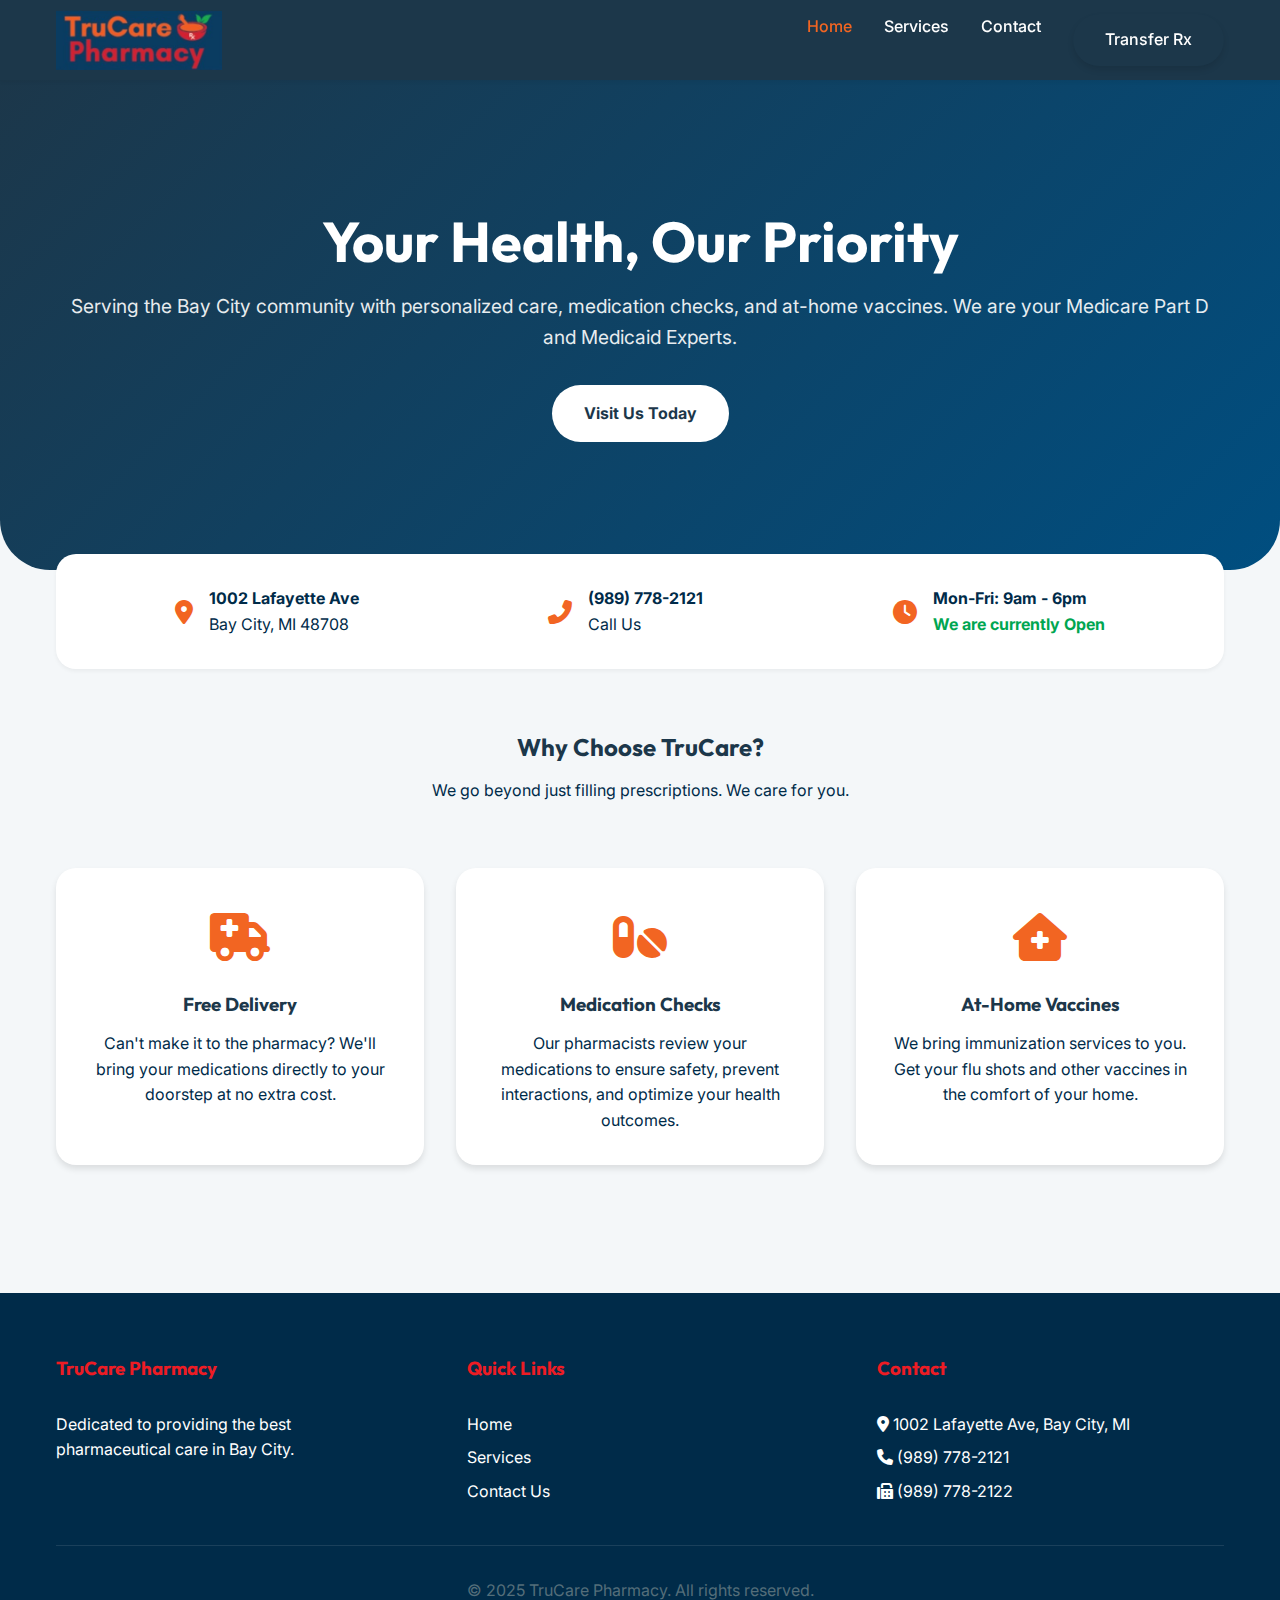
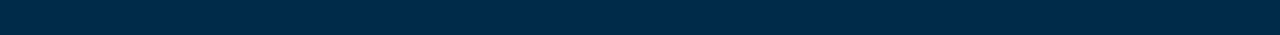
<file: index.html>
<!DOCTYPE html>
<html lang="en">
  <head>
    <meta charset="UTF-8" />
    <meta name="viewport" content="width=device-width, initial-scale=1.0" />
    <title>TruCare Pharmacy | Bay City, MI</title>
    <meta
      name="description"
      content="TruCare Pharmacy in Bay City, MI offers compounding, immunizations, free delivery, and durable medical equipment. Your trusted local pharmacy."
    />

    <!-- Fonts -->
    <link rel="preconnect" href="https://fonts.googleapis.com" />
    <link rel="preconnect" href="https://fonts.gstatic.com" crossorigin />
    <link
      href="https://fonts.googleapis.com/css2?family=Inter:wght@400;500;600&family=Outfit:wght@500;700&display=swap"
      rel="stylesheet"
    />

    <!-- Icons -->
    <link
      rel="stylesheet"
      href="https://cdnjs.cloudflare.com/ajax/libs/font-awesome/6.4.0/css/all.min.css"
    />

    <!-- Styles -->
    <link rel="stylesheet" href="style.css" />
  </head>
  <body>
    <header>
      <div class="container">
        <nav>
          <a href="index.html" class="logo">
            <img src="logo.jpg" alt="TruCare Pharmacy Logo" style="height: 60px;">
          </a>
          <div class="mobile-toggle" id="mobile-toggle">
            <i class="fas fa-bars"></i>
          </div>
          <ul class="nav-links" id="nav-links">
            <li><a href="index.html" class="active">Home</a></li>
            <li><a href="services.html">Services</a></li>
            <li><a href="contact.html">Contact</a></li>
            <li>
              <a href="contact.html" class="btn btn-primary">Transfer Rx</a>
            </li>
          </ul>
        </nav>
      </div>
    </header>

    <main>
      <section class="hero">
        <div class="container">
          <h1>Your Health, Our Priority</h1>
          <p>Serving the Bay City community with personalized care, medication checks, and at-home vaccines. We are your Medicare Part D and Medicaid Experts.</p>
          <a
            href="contact.html"
            class="btn btn-white"
            style="
              background: white;
              color: var(--primary-color);
              font-weight: bold;
              padding: 1rem 2rem;
              border-radius: 50px;
            "
            >Visit Us Today</a
          >
        </div>
      </section>

      <div class="container">
        <div class="info-banner">
          <div class="info-item">
            <i class="fas fa-map-marker-alt"></i>
            <div>
              <strong>1002 Lafayette Ave</strong>
              <br />Bay City, MI 48708
            </div>
          </div>
          <div class="info-item">
            <i class="fas fa-phone-alt"></i>
            <div>
              <strong>(989) 778-2121</strong>
              <br />Call Us
            </div>
          </div>
          <div class="info-item">
            <i class="fas fa-clock"></i>
            <div>
              <strong>Mon-Fri: 9am - 6pm</strong>
              <br /><span
                id="status-indicator"
                style="color: var(--success); font-weight: bold"
                >Checking status...</span
              >
            </div>
          </div>
        </div>
      </div>

      <section class="container" style="margin-bottom: var(--spacing-xl)">
        <div style="text-align: center; margin-bottom: var(--spacing-lg)">
          <h2>Why Choose TruCare?</h2>
          <p>We go beyond just filling prescriptions. We care for you.</p>
        </div>

        <div class="features">
          <div class="card">
            <div class="card-icon"><i class="fas fa-truck-medical"></i></div>
            <h3>Free Delivery</h3>
            <p>
              Can't make it to the pharmacy? We'll bring your medications
              directly to your doorstep at no extra cost.
            </p>
          </div>
          <div class="card">
            <div class="card-icon"><i class="fas fa-pills"></i></div>
            <h3>Medication Checks</h3>
            <p>
              Our pharmacists review your medications to ensure safety, prevent interactions, and optimize your health outcomes.
            </p>
          </div>
          <div class="card">
            <div class="card-icon"><i class="fas fa-house-medical"></i></div>
            <h3>At-Home Vaccines</h3>
            <p>
              We bring immunization services to you. Get your flu shots and other vaccines in the comfort of your home.
            </p>
          </div>
        </div>
      </section>
    </main>

    <footer>
      <div class="container">
        <div class="footer-content">
          <div class="footer-col">
            <h3>TruCare Pharmacy</h3>
            <p>
              Dedicated to providing the best pharmaceutical care in Bay City.
            </p>
          </div>
          <div class="footer-col">
            <h3>Quick Links</h3>
            <ul>
              <li><a href="index.html">Home</a></li>
              <li><a href="services.html">Services</a></li>
              <li><a href="contact.html">Contact Us</a></li>
            </ul>
          </div>
          <div class="footer-col">
            <h3>Contact</h3>
            <ul>
              <li>
                <i class="fas fa-map-marker-alt"></i> 1002 Lafayette Ave, Bay
                City, MI
              </li>
              <li><i class="fas fa-phone"></i> (989) 778-2121</li>
              <li><i class="fas fa-fax"></i> (989) 778-2122</li>
            </ul>
          </div>
        </div>
        <div class="copyright">
          &copy; 2025 TruCare Pharmacy. All rights reserved.
        </div>
      </div>
    </footer>

    <script src="script.js"></script>
  </body>
</html>
</file>
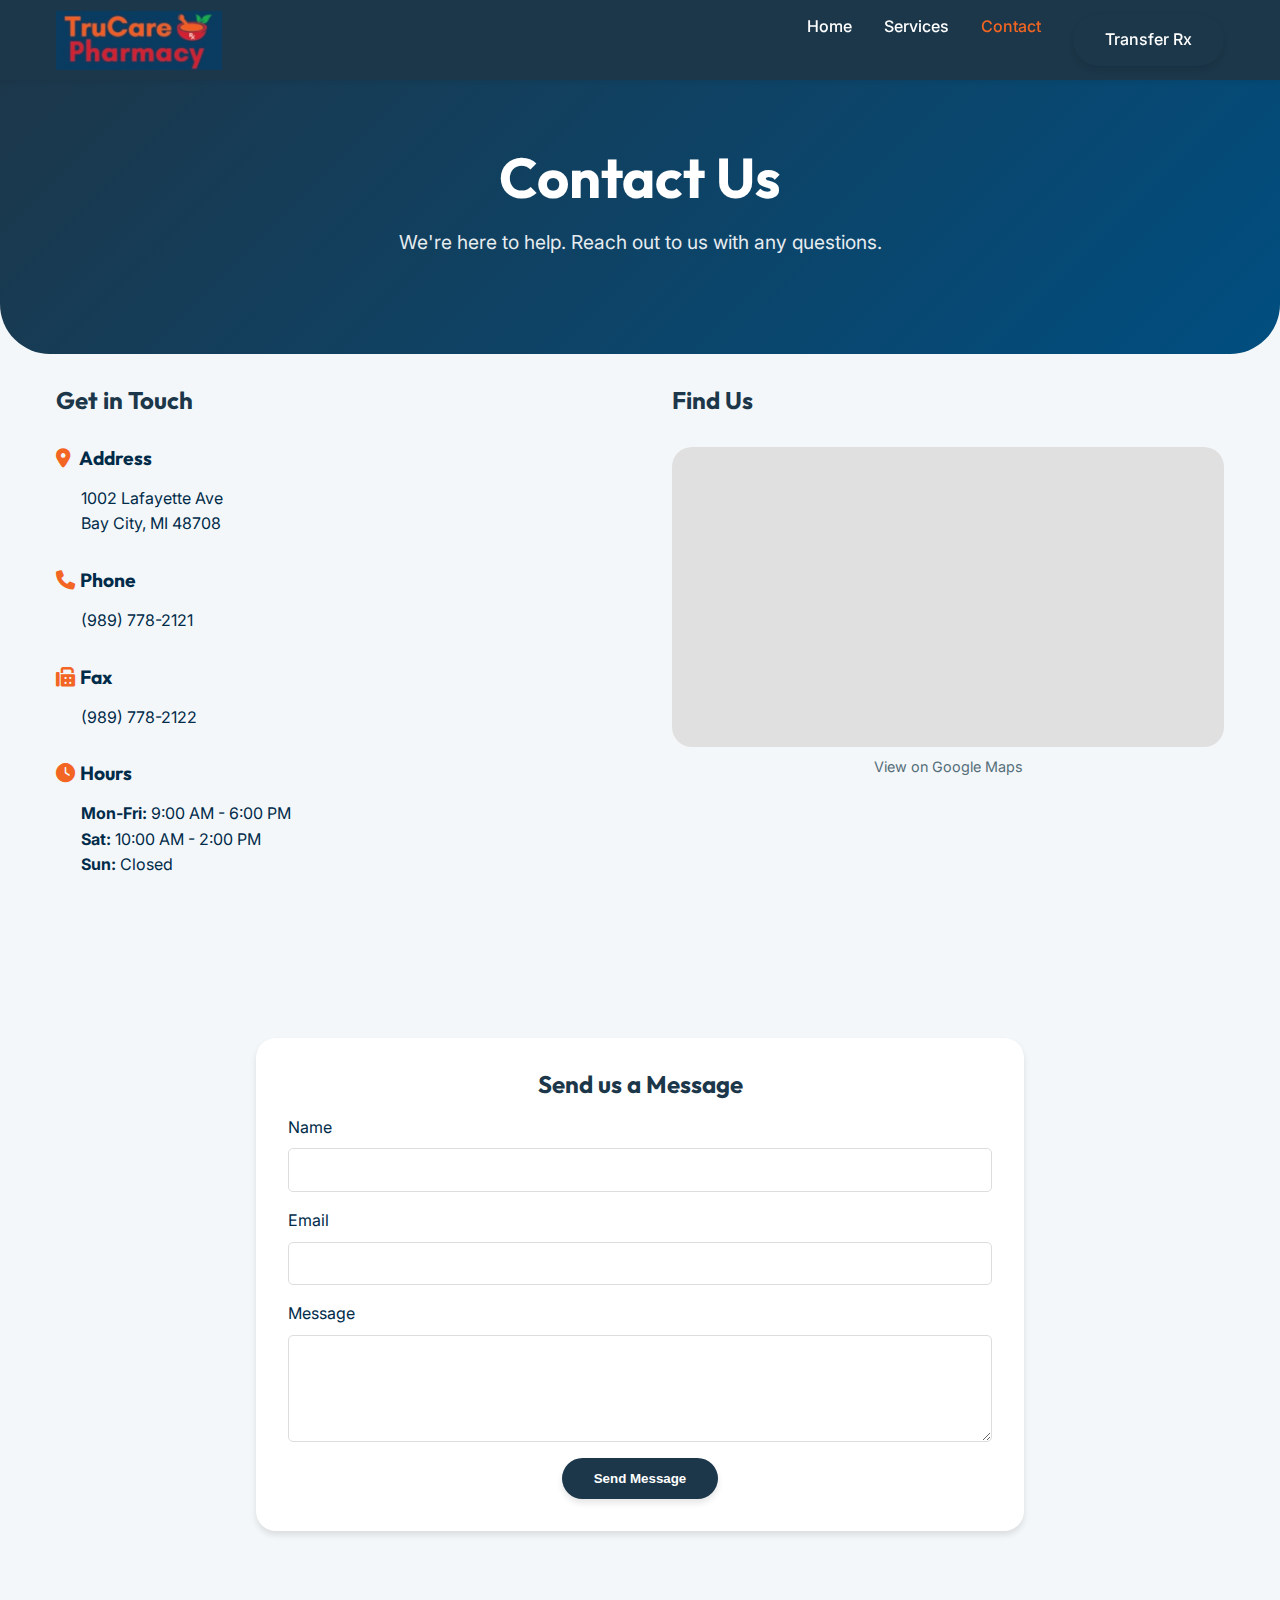
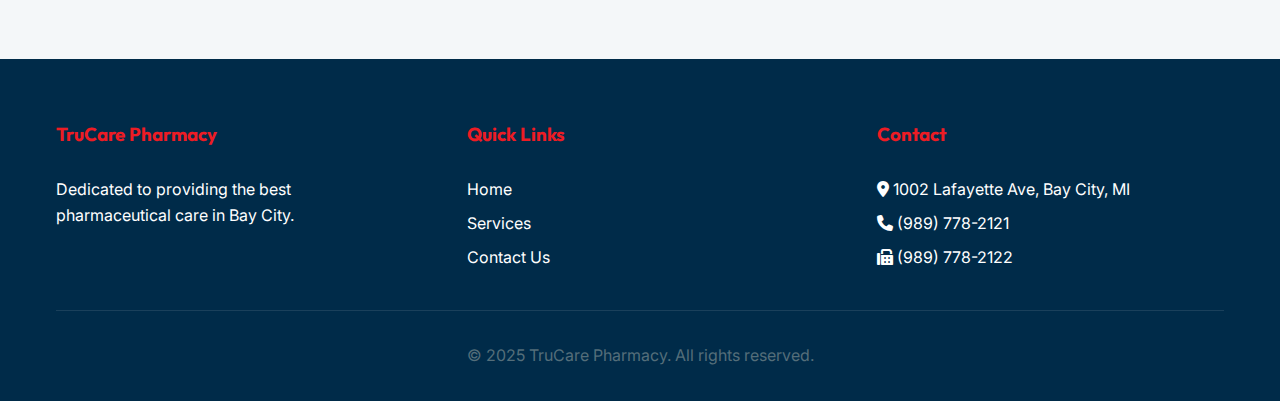
<file: contact.html>
<!DOCTYPE html>
<html lang="en">
<head>
    <meta charset="UTF-8">
    <meta name="viewport" content="width=device-width, initial-scale=1.0">
    <title>Contact Us | TruCare Pharmacy</title>
    <meta name="description" content="Contact TruCare Pharmacy in Bay City, MI. Phone: (989) 778-2121. Visit us at 1002 Lafayette Ave.">
    
    <!-- Fonts -->
    <link rel="preconnect" href="https://fonts.googleapis.com">
    <link rel="preconnect" href="https://fonts.gstatic.com" crossorigin>
    <link href="https://fonts.googleapis.com/css2?family=Inter:wght@400;500;600&family=Outfit:wght@500;700&display=swap" rel="stylesheet">
    
    <!-- Icons -->
    <link rel="stylesheet" href="https://cdnjs.cloudflare.com/ajax/libs/font-awesome/6.4.0/css/all.min.css">
    
    <!-- Styles -->
    <link rel="stylesheet" href="style.css">
</head>
<body>

    <header>
        <div class="container">
            <nav>
                <a href="index.html" class="logo">
                    <img src="logo.jpg" alt="TruCare Pharmacy Logo" style="height: 60px;">
                </a>
                <div class="mobile-toggle" id="mobile-toggle">
                    <i class="fas fa-bars"></i>
                </div>
                <ul class="nav-links" id="nav-links">
                    <li><a href="index.html">Home</a></li>
                    <li><a href="services.html">Services</a></li>
                    <li><a href="contact.html" class="active">Contact</a></li>
                    <li><a href="contact.html" class="btn btn-primary">Transfer Rx</a></li>
                </ul>
            </nav>
        </div>
    </header>

    <main>
        <section class="hero" style="padding: var(--spacing-lg) 0; margin-bottom: var(--spacing-md);">
            <div class="container">
                <h1>Contact Us</h1>
                <p>We're here to help. Reach out to us with any questions.</p>
            </div>
        </section>

        <section class="container" style="margin-bottom: var(--spacing-xl);">
            <div style="display: grid; grid-template-columns: repeat(auto-fit, minmax(300px, 1fr)); gap: var(--spacing-lg);">
                
                <!-- Contact Info -->
                <div>
                    <h2 style="margin-bottom: var(--spacing-md);">Get in Touch</h2>
                    
                    <div style="margin-bottom: var(--spacing-md);">
                        <h3 style="font-size: 1.2rem; color: var(--text-dark);"><i class="fas fa-map-marker-alt" style="color: var(--secondary-color); width: 20px;"></i> Address</h3>
                        <p style="margin-left: 25px;">1002 Lafayette Ave<br>Bay City, MI 48708</p>
                    </div>

                    <div style="margin-bottom: var(--spacing-md);">
                        <h3 style="font-size: 1.2rem; color: var(--text-dark);"><i class="fas fa-phone" style="color: var(--secondary-color); width: 20px;"></i> Phone</h3>
                        <p style="margin-left: 25px;"><a href="tel:9897782121">(989) 778-2121</a></p>
                    </div>

                    <div style="margin-bottom: var(--spacing-md);">
                        <h3 style="font-size: 1.2rem; color: var(--text-dark);"><i class="fas fa-fax" style="color: var(--secondary-color); width: 20px;"></i> Fax</h3>
                        <p style="margin-left: 25px;">(989) 778-2122</p>
                    </div>

                    <div style="margin-bottom: var(--spacing-md);">
                        <h3 style="font-size: 1.2rem; color: var(--text-dark);"><i class="fas fa-clock" style="color: var(--secondary-color); width: 20px;"></i> Hours</h3>
                        <ul style="margin-left: 25px;">
                            <li><strong>Mon-Fri:</strong> 9:00 AM - 6:00 PM</li>
                            <li><strong>Sat:</strong> 10:00 AM - 2:00 PM</li>
                            <li><strong>Sun:</strong> Closed</li>
                        </ul>
                    </div>
                </div>

                <!-- Map -->
                <div>
                    <h2 style="margin-bottom: var(--spacing-md);">Find Us</h2>
                    <div style="width: 100%; height: 300px; background-color: #e0e0e0; border-radius: 20px; overflow: hidden;">
                        <iframe 
                            width="100%" 
                            height="100%" 
                            frameborder="0" 
                            style="border:0" 
                            src="https://www.google.com/maps/embed?pb=!1m18!1m12!1m3!1d2906.999999999999!2d-83.88888888888889!3d43.599999999999994!2m3!1f0!2f0!3f0!3m2!1i1024!2i768!4f13.1!3m3!1m2!1s0x0%3A0x0!2zNDPCsDM2JzAwLjAiTiA4M8KwNTMnMjAuMCJX!5e0!3m2!1sen!2sus!4v1620000000000!5m2!1sen!2sus" 
                            allowfullscreen>
                        </iframe>
                    </div>
                    <p style="font-size: 0.9rem; color: var(--text-light); margin-top: 0.5rem; text-align: center;">
                        <a href="https://www.google.com/maps/search/?api=1&query=TruCare+Pharmacy+1002+Lafayette+Ave+Bay+City+MI" target="_blank">View on Google Maps</a>
                    </p>
                </div>

            </div>
        </section>

        <!-- Contact Form -->
        <section class="container" style="margin-bottom: var(--spacing-xl); max-width: 800px;">
            <div class="card" style="text-align: left;">
                <h2 style="text-align: center;">Send us a Message</h2>
                <form action="#" style="display: grid; gap: var(--spacing-sm);">
                    <div style="display: grid; gap: 0.5rem;">
                        <label for="name">Name</label>
                        <input type="text" id="name" style="padding: 0.8rem; border: 1px solid #ddd; border-radius: 5px; font-family: inherit;">
                    </div>
                    <div style="display: grid; gap: 0.5rem;">
                        <label for="email">Email</label>
                        <input type="email" id="email" style="padding: 0.8rem; border: 1px solid #ddd; border-radius: 5px; font-family: inherit;">
                    </div>
                    <div style="display: grid; gap: 0.5rem;">
                        <label for="message">Message</label>
                        <textarea id="message" rows="5" style="padding: 0.8rem; border: 1px solid #ddd; border-radius: 5px; font-family: inherit;"></textarea>
                    </div>
                    <button type="submit" class="btn btn-primary" style="justify-self: center;">Send Message</button>
                </form>
            </div>
        </section>
    </main>

    <footer>
        <div class="container">
            <div class="footer-content">
                <div class="footer-col">
                    <h3>TruCare Pharmacy</h3>
                    <p>Dedicated to providing the best pharmaceutical care in Bay City.</p>
                </div>
                <div class="footer-col">
                    <h3>Quick Links</h3>
                    <ul>
                        <li><a href="index.html">Home</a></li>
                        <li><a href="services.html">Services</a></li>
                        <li><a href="contact.html">Contact Us</a></li>
                    </ul>
                </div>
                <div class="footer-col">
                    <h3>Contact</h3>
                    <ul>
                        <li><i class="fas fa-map-marker-alt"></i> 1002 Lafayette Ave, Bay City, MI</li>
                        <li><i class="fas fa-phone"></i> (989) 778-2121</li>
                        <li><i class="fas fa-fax"></i> (989) 778-2122</li>
                    </ul>
                </div>
            </div>
            <div class="copyright">
                &copy; 2025 TruCare Pharmacy. All rights reserved.
            </div>
        </div>
    </footer>

    <script src="script.js"></script>
</body>
</html>
</file>
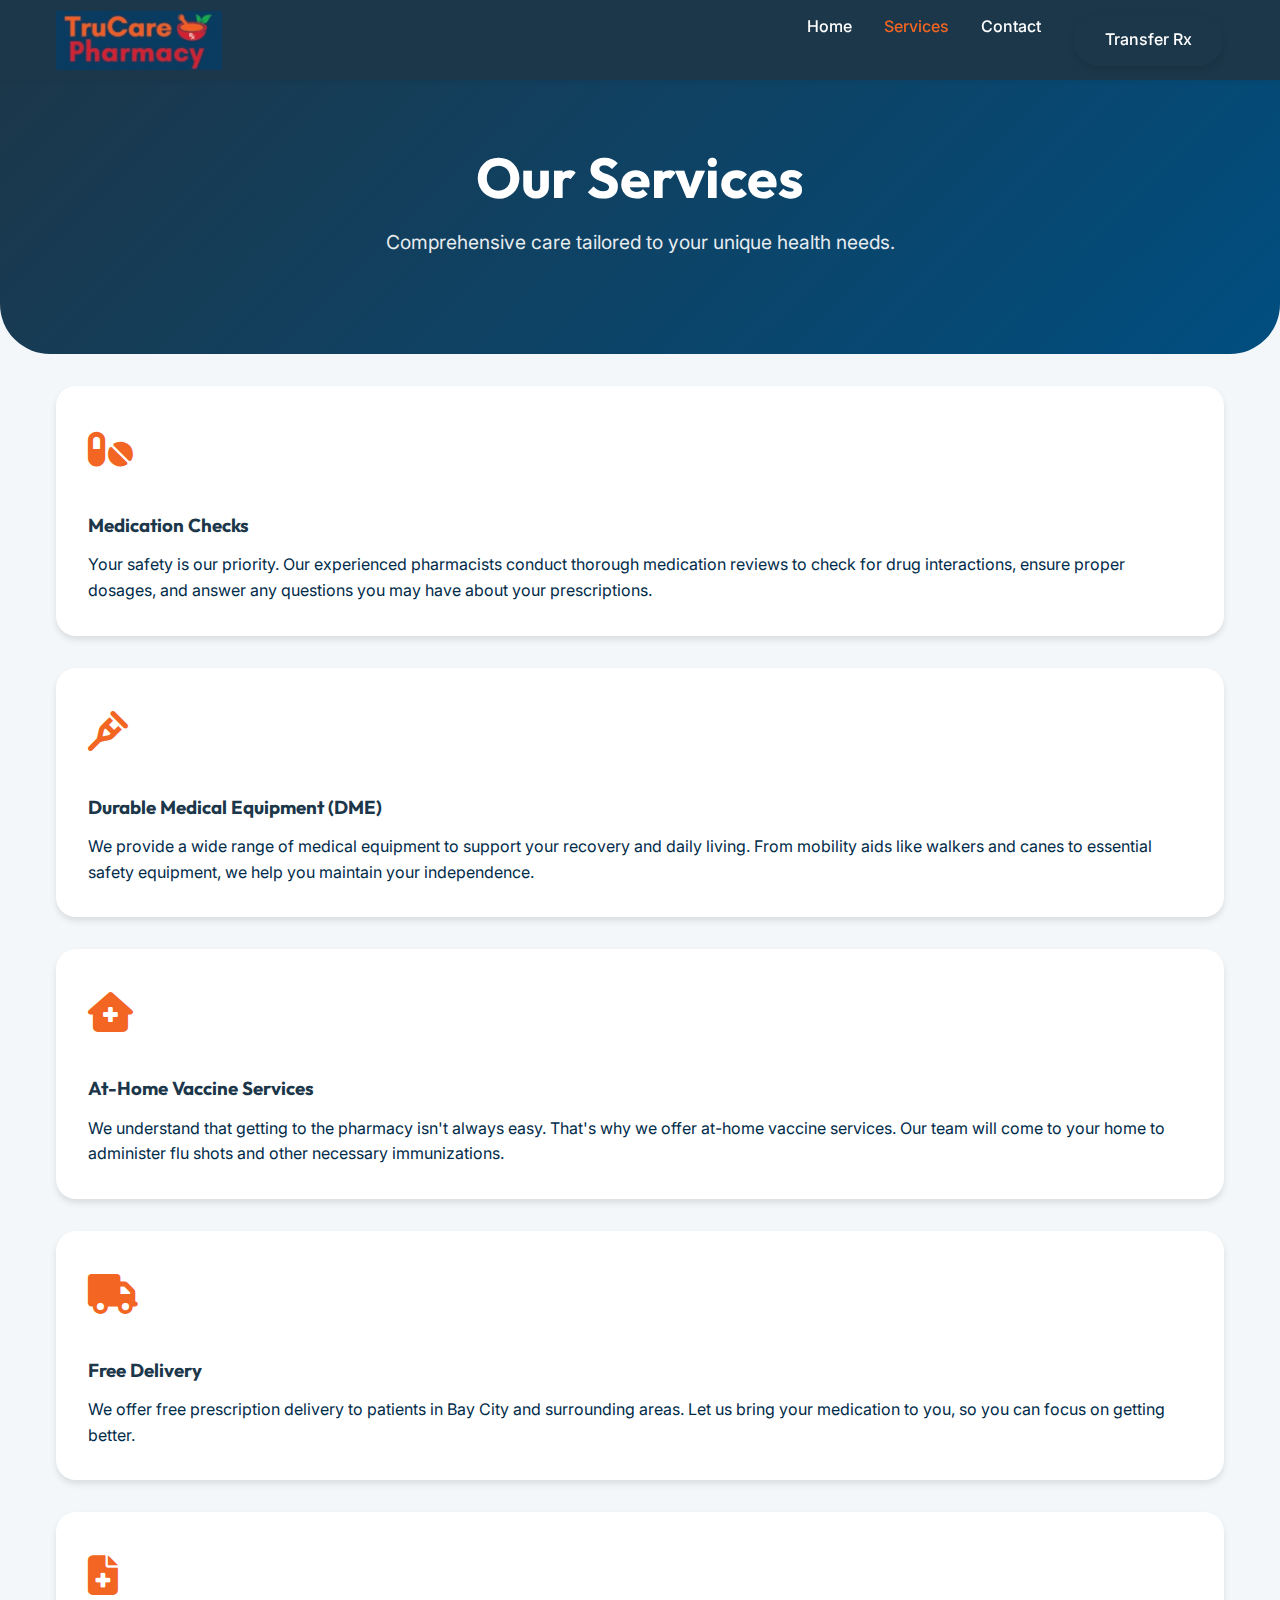
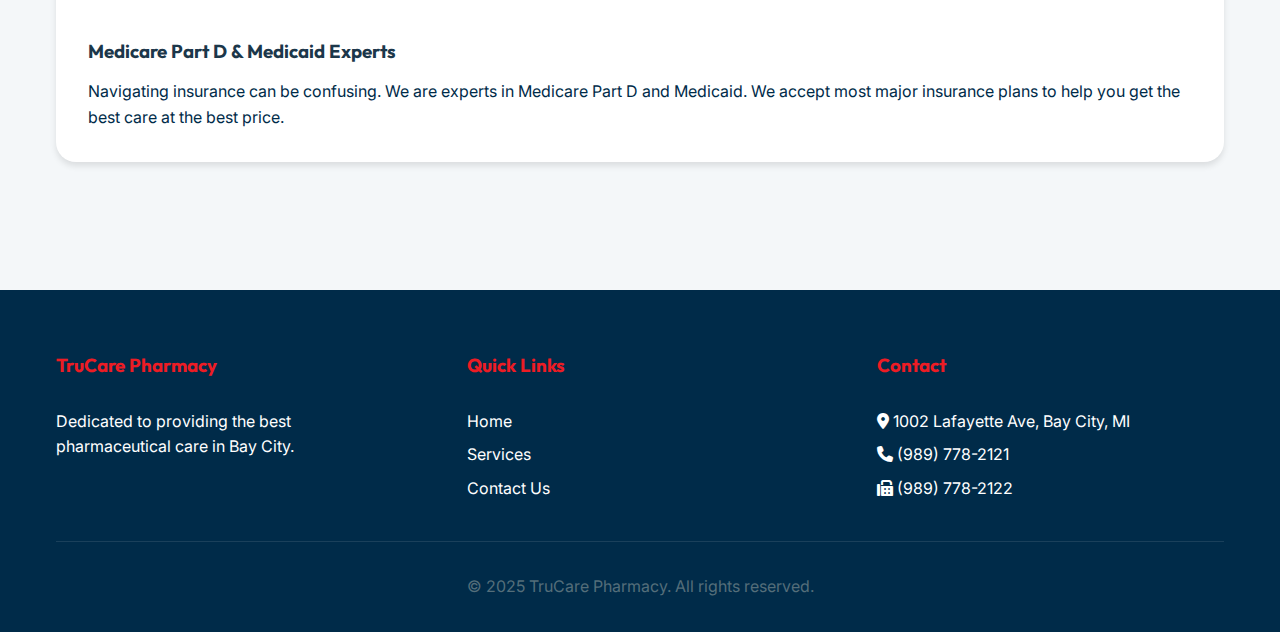
<file: services.html>
<!DOCTYPE html>
<html lang="en">
<head>
    <meta charset="UTF-8">
    <meta name="viewport" content="width=device-width, initial-scale=1.0">
    <title>Services | TruCare Pharmacy</title>
    <meta name="description" content="Explore our pharmacy services: Compounding, Durable Medical Equipment, Immunizations, and Free Delivery in Bay City, MI.">
    
    <!-- Fonts -->
    <link rel="preconnect" href="https://fonts.googleapis.com">
    <link rel="preconnect" href="https://fonts.gstatic.com" crossorigin>
    <link href="https://fonts.googleapis.com/css2?family=Inter:wght@400;500;600&family=Outfit:wght@500;700&display=swap" rel="stylesheet">
    
    <!-- Icons -->
    <link rel="stylesheet" href="https://cdnjs.cloudflare.com/ajax/libs/font-awesome/6.4.0/css/all.min.css">
    
    <!-- Styles -->
    <link rel="stylesheet" href="style.css">
</head>
<body>

    <header>
        <div class="container">
            <nav>
                <a href="index.html" class="logo">
                    <img src="logo.jpg" alt="TruCare Pharmacy Logo" style="height: 60px;">
                </a>
                <div class="mobile-toggle" id="mobile-toggle">
                    <i class="fas fa-bars"></i>
                </div>
                <ul class="nav-links" id="nav-links">
                    <li><a href="index.html">Home</a></li>
                    <li><a href="services.html" class="active">Services</a></li>
                    <li><a href="contact.html">Contact</a></li>
                    <li><a href="contact.html" class="btn btn-primary">Transfer Rx</a></li>
                </ul>
            </nav>
        </div>
    </header>

    <main>
        <section class="hero" style="padding: var(--spacing-lg) 0; margin-bottom: var(--spacing-md);">
            <div class="container">
                <h1>Our Services</h1>
                <p>Comprehensive care tailored to your unique health needs.</p>
            </div>
        </section>

        <section class="container" style="margin-bottom: var(--spacing-xl);">
            
            <div style="display: grid; gap: var(--spacing-md);">
                
                <!-- Service 1 -->
                <div class="card" style="text-align: left; display: flex; gap: var(--spacing-md); align-items: flex-start; flex-wrap: wrap;">
                    <div style="font-size: 2.5rem; color: var(--secondary-color); min-width: 60px;">
                        <i class="fas fa-pills"></i>
                    </div>
                    <div>
                        <h3>Medication Checks</h3>
                        <p>Your safety is our priority. Our experienced pharmacists conduct thorough medication reviews to check for drug interactions, ensure proper dosages, and answer any questions you may have about your prescriptions.</p>
                    </div>
                </div>

                <!-- Service 2 -->
                <div class="card" style="text-align: left; display: flex; gap: var(--spacing-md); align-items: flex-start; flex-wrap: wrap;">
                    <div style="font-size: 2.5rem; color: var(--secondary-color); min-width: 60px;">
                        <i class="fas fa-crutch"></i>
                    </div>
                    <div>
                        <h3>Durable Medical Equipment (DME)</h3>
                        <p>We provide a wide range of medical equipment to support your recovery and daily living. From mobility aids like walkers and canes to essential safety equipment, we help you maintain your independence.</p>
                    </div>
                </div>

                <!-- Service 3 -->
                <div class="card" style="text-align: left; display: flex; gap: var(--spacing-md); align-items: flex-start; flex-wrap: wrap;">
                    <div style="font-size: 2.5rem; color: var(--secondary-color); min-width: 60px;">
                        <i class="fas fa-house-medical"></i>
                    </div>
                    <div>
                        <h3>At-Home Vaccine Services</h3>
                        <p>We understand that getting to the pharmacy isn't always easy. That's why we offer at-home vaccine services. Our team will come to your home to administer flu shots and other necessary immunizations.</p>
                    </div>
                </div>

                <!-- Service 4 -->
                <div class="card" style="text-align: left; display: flex; gap: var(--spacing-md); align-items: flex-start; flex-wrap: wrap;">
                    <div style="font-size: 2.5rem; color: var(--secondary-color); min-width: 60px;">
                        <i class="fas fa-truck"></i>
                    </div>
                    <div>
                        <h3>Free Delivery</h3>
                        <p>We offer free prescription delivery to patients in Bay City and surrounding areas. Let us bring your medication to you, so you can focus on getting better.</p>
                    </div>
                </div>

                 <!-- Service 5 -->
                 <div class="card" style="text-align: left; display: flex; gap: var(--spacing-md); align-items: flex-start; flex-wrap: wrap;">
                    <div style="font-size: 2.5rem; color: var(--secondary-color); min-width: 60px;">
                        <i class="fas fa-file-medical"></i>
                    </div>
                    <div>
                        <h3>Medicare Part D & Medicaid Experts</h3>
                        <p>Navigating insurance can be confusing. We are experts in Medicare Part D and Medicaid. We accept most major insurance plans to help you get the best care at the best price.</p>
                    </div>
                </div>

            </div>

        </section>
    </main>

    <footer>
        <div class="container">
            <div class="footer-content">
                <div class="footer-col">
                    <h3>TruCare Pharmacy</h3>
                    <p>Dedicated to providing the best pharmaceutical care in Bay City.</p>
                </div>
                <div class="footer-col">
                    <h3>Quick Links</h3>
                    <ul>
                        <li><a href="index.html">Home</a></li>
                        <li><a href="services.html">Services</a></li>
                        <li><a href="contact.html">Contact Us</a></li>
                    </ul>
                </div>
                <div class="footer-col">
                    <h3>Contact</h3>
                    <ul>
                        <li><i class="fas fa-map-marker-alt"></i> 1002 Lafayette Ave, Bay City, MI</li>
                        <li><i class="fas fa-phone"></i> (989) 778-2121</li>
                        <li><i class="fas fa-fax"></i> (989) 778-2122</li>
                    </ul>
                </div>
            </div>
            <div class="copyright">
                &copy; 2025 TruCare Pharmacy. All rights reserved.
            </div>
        </div>
    </footer>

    <script src="script.js"></script>
</body>
</html>
</file>
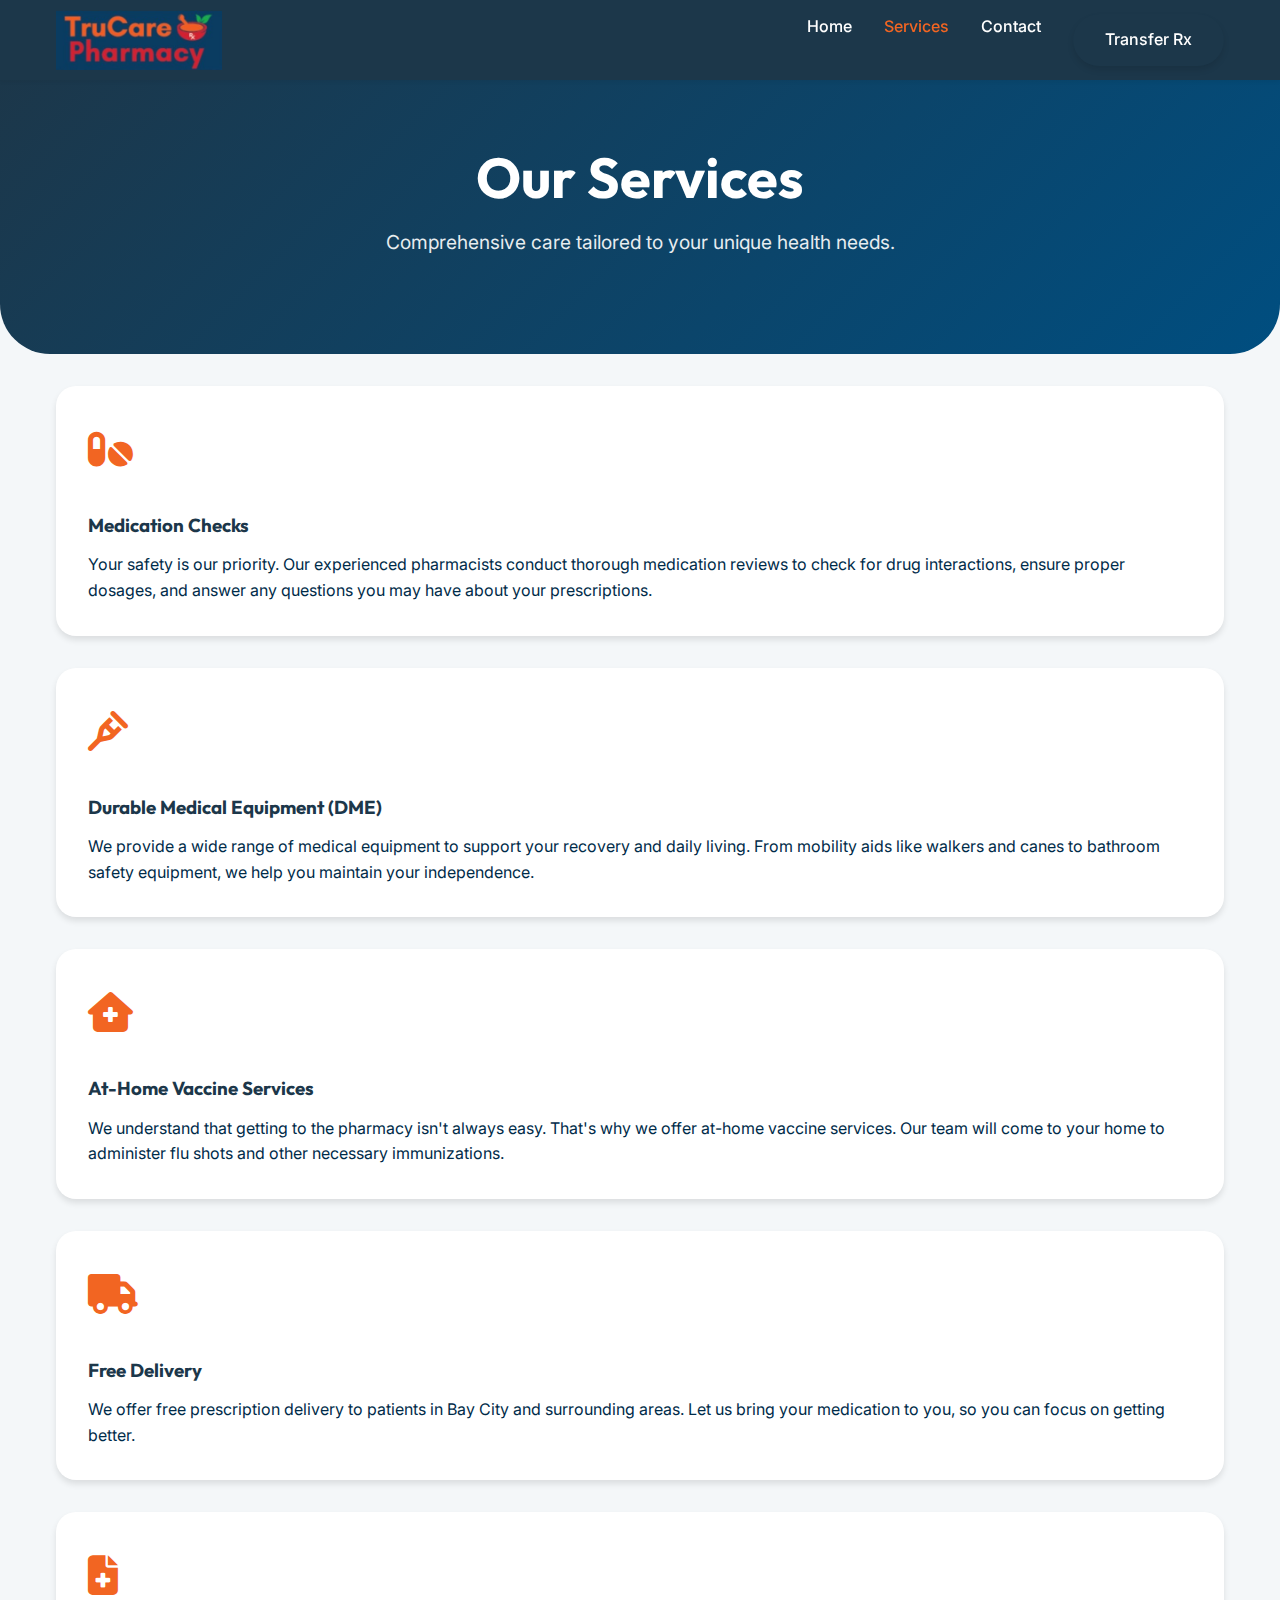
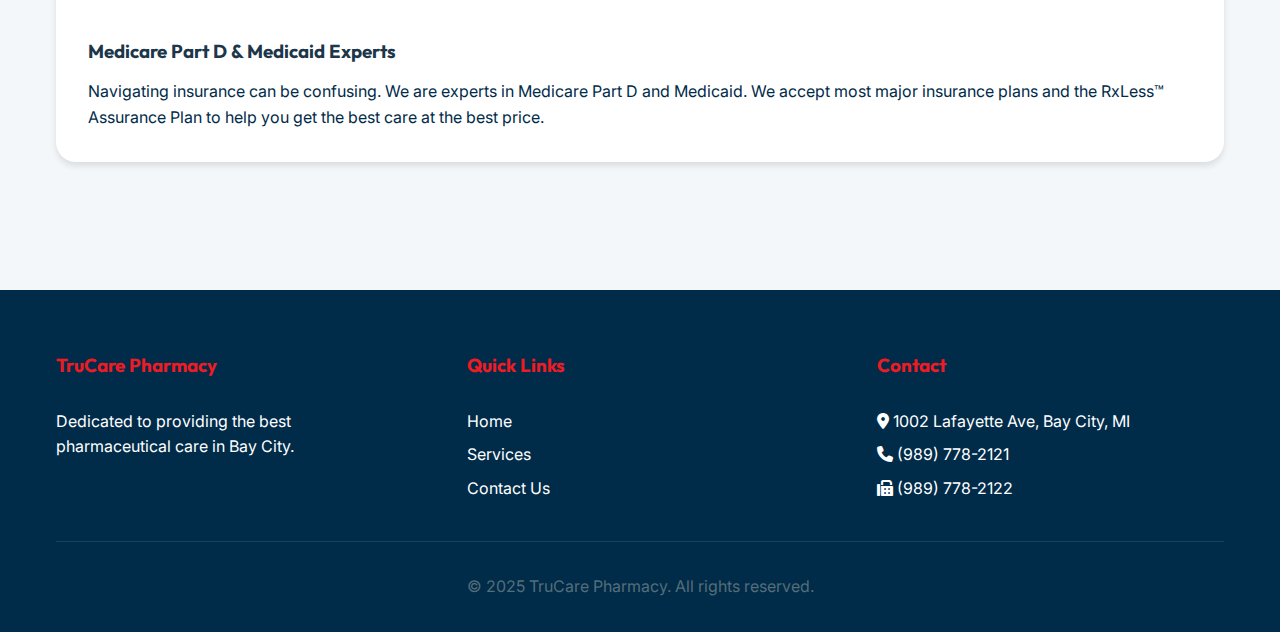
<file: triple-glenn/services.html>
<!DOCTYPE html>
<html lang="en">
<head>
    <meta charset="UTF-8">
    <meta name="viewport" content="width=device-width, initial-scale=1.0">
    <title>Services | TruCare Pharmacy</title>
    <meta name="description" content="Explore our pharmacy services: Compounding, Durable Medical Equipment, Immunizations, and Free Delivery in Bay City, MI.">
    
    <!-- Fonts -->
    <link rel="preconnect" href="https://fonts.googleapis.com">
    <link rel="preconnect" href="https://fonts.gstatic.com" crossorigin>
    <link href="https://fonts.googleapis.com/css2?family=Inter:wght@400;500;600&family=Outfit:wght@500;700&display=swap" rel="stylesheet">
    
    <!-- Icons -->
    <link rel="stylesheet" href="https://cdnjs.cloudflare.com/ajax/libs/font-awesome/6.4.0/css/all.min.css">
    
    <!-- Styles -->
    <link rel="stylesheet" href="style.css">
</head>
<body>

    <header>
        <div class="container">
            <nav>
                <a href="index.html" class="logo">
                    <img src="logo.jpg" alt="TruCare Pharmacy Logo" style="height: 60px;">
                </a>
                <div class="mobile-toggle" id="mobile-toggle">
                    <i class="fas fa-bars"></i>
                </div>
                <ul class="nav-links" id="nav-links">
                    <li><a href="index.html">Home</a></li>
                    <li><a href="services.html" class="active">Services</a></li>
                    <li><a href="contact.html">Contact</a></li>
                    <li><a href="contact.html" class="btn btn-primary">Transfer Rx</a></li>
                </ul>
            </nav>
        </div>
    </header>

    <main>
        <section class="hero" style="padding: var(--spacing-lg) 0; margin-bottom: var(--spacing-md);">
            <div class="container">
                <h1>Our Services</h1>
                <p>Comprehensive care tailored to your unique health needs.</p>
            </div>
        </section>

        <section class="container" style="margin-bottom: var(--spacing-xl);">
            
            <div style="display: grid; gap: var(--spacing-md);">
                
                <!-- Service 1 -->
                <div class="card" style="text-align: left; display: flex; gap: var(--spacing-md); align-items: flex-start; flex-wrap: wrap;">
                    <div style="font-size: 2.5rem; color: var(--secondary-color); min-width: 60px;">
                        <i class="fas fa-pills"></i>
                    </div>
                    <div>
                        <h3>Medication Checks</h3>
                        <p>Your safety is our priority. Our experienced pharmacists conduct thorough medication reviews to check for drug interactions, ensure proper dosages, and answer any questions you may have about your prescriptions.</p>
                    </div>
                </div>

                <!-- Service 2 -->
                <div class="card" style="text-align: left; display: flex; gap: var(--spacing-md); align-items: flex-start; flex-wrap: wrap;">
                    <div style="font-size: 2.5rem; color: var(--secondary-color); min-width: 60px;">
                        <i class="fas fa-crutch"></i>
                    </div>
                    <div>
                        <h3>Durable Medical Equipment (DME)</h3>
                        <p>We provide a wide range of medical equipment to support your recovery and daily living. From mobility aids like walkers and canes to bathroom safety equipment, we help you maintain your independence.</p>
                    </div>
                </div>

                <!-- Service 3 -->
                <div class="card" style="text-align: left; display: flex; gap: var(--spacing-md); align-items: flex-start; flex-wrap: wrap;">
                    <div style="font-size: 2.5rem; color: var(--secondary-color); min-width: 60px;">
                        <i class="fas fa-house-medical"></i>
                    </div>
                    <div>
                        <h3>At-Home Vaccine Services</h3>
                        <p>We understand that getting to the pharmacy isn't always easy. That's why we offer at-home vaccine services. Our team will come to your home to administer flu shots and other necessary immunizations.</p>
                    </div>
                </div>

                <!-- Service 4 -->
                <div class="card" style="text-align: left; display: flex; gap: var(--spacing-md); align-items: flex-start; flex-wrap: wrap;">
                    <div style="font-size: 2.5rem; color: var(--secondary-color); min-width: 60px;">
                        <i class="fas fa-truck"></i>
                    </div>
                    <div>
                        <h3>Free Delivery</h3>
                        <p>We offer free prescription delivery to patients in Bay City and surrounding areas. Let us bring your medication to you, so you can focus on getting better.</p>
                    </div>
                </div>

                 <!-- Service 5 -->
                 <div class="card" style="text-align: left; display: flex; gap: var(--spacing-md); align-items: flex-start; flex-wrap: wrap;">
                    <div style="font-size: 2.5rem; color: var(--secondary-color); min-width: 60px;">
                        <i class="fas fa-file-medical"></i>
                    </div>
                    <div>
                        <h3>Medicare Part D & Medicaid Experts</h3>
                        <p>Navigating insurance can be confusing. We are experts in Medicare Part D and Medicaid. We accept most major insurance plans and the RxLess™ Assurance Plan to help you get the best care at the best price.</p>
                    </div>
                </div>

            </div>

        </section>
    </main>

    <footer>
        <div class="container">
            <div class="footer-content">
                <div class="footer-col">
                    <h3>TruCare Pharmacy</h3>
                    <p>Dedicated to providing the best pharmaceutical care in Bay City.</p>
                </div>
                <div class="footer-col">
                    <h3>Quick Links</h3>
                    <ul>
                        <li><a href="index.html">Home</a></li>
                        <li><a href="services.html">Services</a></li>
                        <li><a href="contact.html">Contact Us</a></li>
                    </ul>
                </div>
                <div class="footer-col">
                    <h3>Contact</h3>
                    <ul>
                        <li><i class="fas fa-map-marker-alt"></i> 1002 Lafayette Ave, Bay City, MI</li>
                        <li><i class="fas fa-phone"></i> (989) 778-2121</li>
                        <li><i class="fas fa-fax"></i> (989) 778-2122</li>
                    </ul>
                </div>
            </div>
            <div class="copyright">
                &copy; 2025 TruCare Pharmacy. All rights reserved.
            </div>
        </div>
    </footer>

    <script src="script.js"></script>
</body>
</html>
</file>
<file: style.css>
/* TruCare Pharmacy Design System */
:root { /* Color Palette - Official Logo Theme */
    --primary-color: #1c374a; /* Matched Logo Background */
    --secondary-color: #F26522; /* Orange (TruCare) */
    --accent-color: #ED1C24; /* Red (Pharmacy) */
    --highlight-color: #00A651; /* Green (Leaves) */
  --light-bg: #f4f7f9; /* Very Light Blue/Grey */
  --white: #ffffff;
  --text-dark: #002b49; /* Dark Navy */
  --text-light: #546e7a;
  --success: #00A651;
  --warning: #F26522;
  --danger: #ED1C24;

  /* Typography */
  --font-heading: "Outfit", sans-serif;
  --font-body: "Inter", sans-serif;

  /* Spacing */
  --spacing-xs: 0.5rem;
  --spacing-sm: 1rem;
  --spacing-md: 2rem;
  --spacing-lg: 4rem;
  --spacing-xl: 8rem;

  /* Shadows */
  --shadow-sm: 0 2px 4px rgba(0, 0, 0, 0.05);
  --shadow-md: 0 4px 6px rgba(0, 0, 0, 0.1);
  --shadow-lg: 0 10px 15px rgba(0, 0, 0, 0.1);
}

* {
  margin: 0;
  padding: 0;
  box-sizing: border-box;
}

body {
  font-family: var(--font-body);
  background-color: var(--light-bg);
  color: var(--text-dark);
  line-height: 1.6;
}

h1,
h2,
h3,
h4,
h5,
h6 {
  font-family: var(--font-heading);
  color: var(--primary-color);
  line-height: 1.2;
  margin-bottom: var(--spacing-sm);
}

a {
  text-decoration: none;
  color: inherit;
  transition: color 0.3s ease;
}

ul {
  list-style: none;
}

/* Utilities */
.container {
  max-width: 1200px;
  margin: 0 auto;
  padding: 0 var(--spacing-sm);
}

.btn {
  display: inline-block;
  padding: 0.8rem 2rem;
  border-radius: 50px;
  font-weight: 600;
  cursor: pointer;
  transition: all 0.3s ease;
  border: none;
}

.btn-primary {
  background-color: var(--primary-color);
  color: var(--white);
  box-shadow: var(--shadow-md);
}

.btn-primary:hover {
  background-color: var(--secondary-color);
  transform: translateY(-2px);
  box-shadow: var(--shadow-lg);
}

.btn-outline {
  border: 2px solid var(--primary-color);
  color: var(--primary-color);
  background: transparent;
}

.btn-outline:hover {
  background-color: var(--primary-color);
  color: var(--white);
}

/* Header & Nav */
header {
  background-color: var(--primary-color); /* Navy Background */
  box-shadow: var(--shadow-sm);
  position: sticky;
  top: 0;
  z-index: 1000;
}

nav {
  display: flex;
  justify-content: space-between;
  align-items: center;
  height: 80px;
}

.logo {
  font-size: 1.5rem;
  font-weight: 700;
  color: var(--white); /* White text on Navy */
  display: flex;
  align-items: center;
  gap: 0.5rem;
}

.nav-links {
  display: flex;
  gap: var(--spacing-md);
}

.nav-links a {
  font-weight: 500;
  color: var(--white); /* White links on Navy */
}

.nav-links a:hover,
.nav-links a.active {
  color: var(--secondary-color); /* Orange hover */
}

.mobile-toggle {
  display: none;
  font-size: 1.5rem;
  cursor: pointer;
  color: var(--white);
}

/* Hero Section */
.hero {
  background: linear-gradient(135deg, var(--primary-color), #004e80); /* Navy Gradient */
  color: var(--white);
  padding: var(--spacing-xl) 0;
  text-align: center;
  border-radius: 0 0 50px 50px;
  margin-bottom: var(--spacing-lg);
}

.hero h1 {
  color: var(--white);
  font-size: 3.5rem;
  margin-bottom: var(--spacing-sm);
}

.hero p {
  font-size: 1.2rem;
  margin-bottom: var(--spacing-md);
  opacity: 0.9;
}

/* Features/Services Preview */
.features {
  display: grid;
  grid-template-columns: repeat(auto-fit, minmax(300px, 1fr));
  gap: var(--spacing-md);
  margin-bottom: var(--spacing-lg);
}

.card {
  background: var(--white);
  padding: var(--spacing-md);
  border-radius: 20px;
  box-shadow: var(--shadow-md);
  transition: transform 0.3s ease;
  text-align: center;
}

.card:hover {
  transform: translateY(-10px);
}

.card-icon {
  font-size: 3rem;
  color: var(--secondary-color);
  margin-bottom: var(--spacing-sm);
}

/* Info Banner */
.info-banner {
  background-color: var(--white);
  padding: var(--spacing-md);
  border-radius: 20px;
  box-shadow: var(--shadow-sm);
  display: flex;
  justify-content: space-around;
  align-items: center;
  flex-wrap: wrap;
  gap: var(--spacing-sm);
  margin-top: -80px; /* Overlap hero */
  margin-bottom: var(--spacing-lg);
  position: relative;
  z-index: 10;
}

.info-item {
  display: flex;
  align-items: center;
  gap: var(--spacing-sm);
}

.info-item i {
  color: var(--secondary-color);
  font-size: 1.5rem;
}

/* Footer */
footer {
  background-color: var(--text-dark);
  color: var(--white);
  padding: var(--spacing-lg) 0 var(--spacing-md);
  margin-top: var(--spacing-lg);
}

.footer-content {
  display: grid;
  grid-template-columns: repeat(auto-fit, minmax(250px, 1fr));
  gap: var(--spacing-lg);
  margin-bottom: var(--spacing-md);
}

.footer-col h3 {
  color: var(--accent-color);
  margin-bottom: var(--spacing-md);
}

.footer-col ul li {
  margin-bottom: 0.5rem;
}

.copyright {
  text-align: center;
  padding-top: var(--spacing-md);
  border-top: 1px solid rgba(255, 255, 255, 0.1);
  color: var(--text-light);
}

/* Responsive */
@media (max-width: 768px) {
  .nav-links {
    display: none;
    position: absolute;
    top: 80px;
    left: 0;
    width: 100%;
    background: var(--white);
    flex-direction: column;
    padding: var(--spacing-md);
    box-shadow: var(--shadow-md);
    text-align: center;
  }

  .nav-links.active {
    display: flex;
  }

  .mobile-toggle {
    display: block;
  }

  .hero h1 {
    font-size: 2.5rem;
  }

  .info-banner {
    margin-top: var(--spacing-md);
    flex-direction: column;
    text-align: center;
  }
}
</file>
<file: triple-glenn/style.css>
/* TruCare Pharmacy Design System */
:root { /* Color Palette - Official Logo Theme */
    --primary-color: #1c374a; /* Matched Logo Background */
    --secondary-color: #F26522; /* Orange (TruCare) */
    --accent-color: #ED1C24; /* Red (Pharmacy) */
    --highlight-color: #00A651; /* Green (Leaves) */
  --light-bg: #f4f7f9; /* Very Light Blue/Grey */
  --white: #ffffff;
  --text-dark: #002b49; /* Dark Navy */
  --text-light: #546e7a;
  --success: #00A651;
  --warning: #F26522;
  --danger: #ED1C24;

  /* Typography */
  --font-heading: "Outfit", sans-serif;
  --font-body: "Inter", sans-serif;

  /* Spacing */
  --spacing-xs: 0.5rem;
  --spacing-sm: 1rem;
  --spacing-md: 2rem;
  --spacing-lg: 4rem;
  --spacing-xl: 8rem;

  /* Shadows */
  --shadow-sm: 0 2px 4px rgba(0, 0, 0, 0.05);
  --shadow-md: 0 4px 6px rgba(0, 0, 0, 0.1);
  --shadow-lg: 0 10px 15px rgba(0, 0, 0, 0.1);
}

* {
  margin: 0;
  padding: 0;
  box-sizing: border-box;
}

body {
  font-family: var(--font-body);
  background-color: var(--light-bg);
  color: var(--text-dark);
  line-height: 1.6;
}

h1,
h2,
h3,
h4,
h5,
h6 {
  font-family: var(--font-heading);
  color: var(--primary-color);
  line-height: 1.2;
  margin-bottom: var(--spacing-sm);
}

a {
  text-decoration: none;
  color: inherit;
  transition: color 0.3s ease;
}

ul {
  list-style: none;
}

/* Utilities */
.container {
  max-width: 1200px;
  margin: 0 auto;
  padding: 0 var(--spacing-sm);
}

.btn {
  display: inline-block;
  padding: 0.8rem 2rem;
  border-radius: 50px;
  font-weight: 600;
  cursor: pointer;
  transition: all 0.3s ease;
  border: none;
}

.btn-primary {
  background-color: var(--primary-color);
  color: var(--white);
  box-shadow: var(--shadow-md);
}

.btn-primary:hover {
  background-color: var(--secondary-color);
  transform: translateY(-2px);
  box-shadow: var(--shadow-lg);
}

.btn-outline {
  border: 2px solid var(--primary-color);
  color: var(--primary-color);
  background: transparent;
}

.btn-outline:hover {
  background-color: var(--primary-color);
  color: var(--white);
}

/* Header & Nav */
header {
  background-color: var(--primary-color); /* Navy Background */
  box-shadow: var(--shadow-sm);
  position: sticky;
  top: 0;
  z-index: 1000;
}

nav {
  display: flex;
  justify-content: space-between;
  align-items: center;
  height: 80px;
}

.logo {
  font-size: 1.5rem;
  font-weight: 700;
  color: var(--white); /* White text on Navy */
  display: flex;
  align-items: center;
  gap: 0.5rem;
}

.nav-links {
  display: flex;
  gap: var(--spacing-md);
}

.nav-links a {
  font-weight: 500;
  color: var(--white); /* White links on Navy */
}

.nav-links a:hover,
.nav-links a.active {
  color: var(--secondary-color); /* Orange hover */
}

.mobile-toggle {
  display: none;
  font-size: 1.5rem;
  cursor: pointer;
  color: var(--white);
}

/* Hero Section */
.hero {
  background: linear-gradient(135deg, var(--primary-color), #004e80); /* Navy Gradient */
  color: var(--white);
  padding: var(--spacing-xl) 0;
  text-align: center;
  border-radius: 0 0 50px 50px;
  margin-bottom: var(--spacing-lg);
}

.hero h1 {
  color: var(--white);
  font-size: 3.5rem;
  margin-bottom: var(--spacing-sm);
}

.hero p {
  font-size: 1.2rem;
  margin-bottom: var(--spacing-md);
  opacity: 0.9;
}

/* Features/Services Preview */
.features {
  display: grid;
  grid-template-columns: repeat(auto-fit, minmax(300px, 1fr));
  gap: var(--spacing-md);
  margin-bottom: var(--spacing-lg);
}

.card {
  background: var(--white);
  padding: var(--spacing-md);
  border-radius: 20px;
  box-shadow: var(--shadow-md);
  transition: transform 0.3s ease;
  text-align: center;
}

.card:hover {
  transform: translateY(-10px);
}

.card-icon {
  font-size: 3rem;
  color: var(--secondary-color);
  margin-bottom: var(--spacing-sm);
}

/* Info Banner */
.info-banner {
  background-color: var(--white);
  padding: var(--spacing-md);
  border-radius: 20px;
  box-shadow: var(--shadow-sm);
  display: flex;
  justify-content: space-around;
  align-items: center;
  flex-wrap: wrap;
  gap: var(--spacing-sm);
  margin-top: -80px; /* Overlap hero */
  margin-bottom: var(--spacing-lg);
  position: relative;
  z-index: 10;
}

.info-item {
  display: flex;
  align-items: center;
  gap: var(--spacing-sm);
}

.info-item i {
  color: var(--secondary-color);
  font-size: 1.5rem;
}

/* Footer */
footer {
  background-color: var(--text-dark);
  color: var(--white);
  padding: var(--spacing-lg) 0 var(--spacing-md);
  margin-top: var(--spacing-lg);
}

.footer-content {
  display: grid;
  grid-template-columns: repeat(auto-fit, minmax(250px, 1fr));
  gap: var(--spacing-lg);
  margin-bottom: var(--spacing-md);
}

.footer-col h3 {
  color: var(--accent-color);
  margin-bottom: var(--spacing-md);
}

.footer-col ul li {
  margin-bottom: 0.5rem;
}

.copyright {
  text-align: center;
  padding-top: var(--spacing-md);
  border-top: 1px solid rgba(255, 255, 255, 0.1);
  color: var(--text-light);
}

/* Responsive */
@media (max-width: 768px) {
  .nav-links {
    display: none;
    position: absolute;
    top: 80px;
    left: 0;
    width: 100%;
    background: var(--white);
    flex-direction: column;
    padding: var(--spacing-md);
    box-shadow: var(--shadow-md);
    text-align: center;
  }

  .nav-links.active {
    display: flex;
  }

  .mobile-toggle {
    display: block;
  }

  .hero h1 {
    font-size: 2.5rem;
  }

  .info-banner {
    margin-top: var(--spacing-md);
    flex-direction: column;
    text-align: center;
  }
}
</file>
